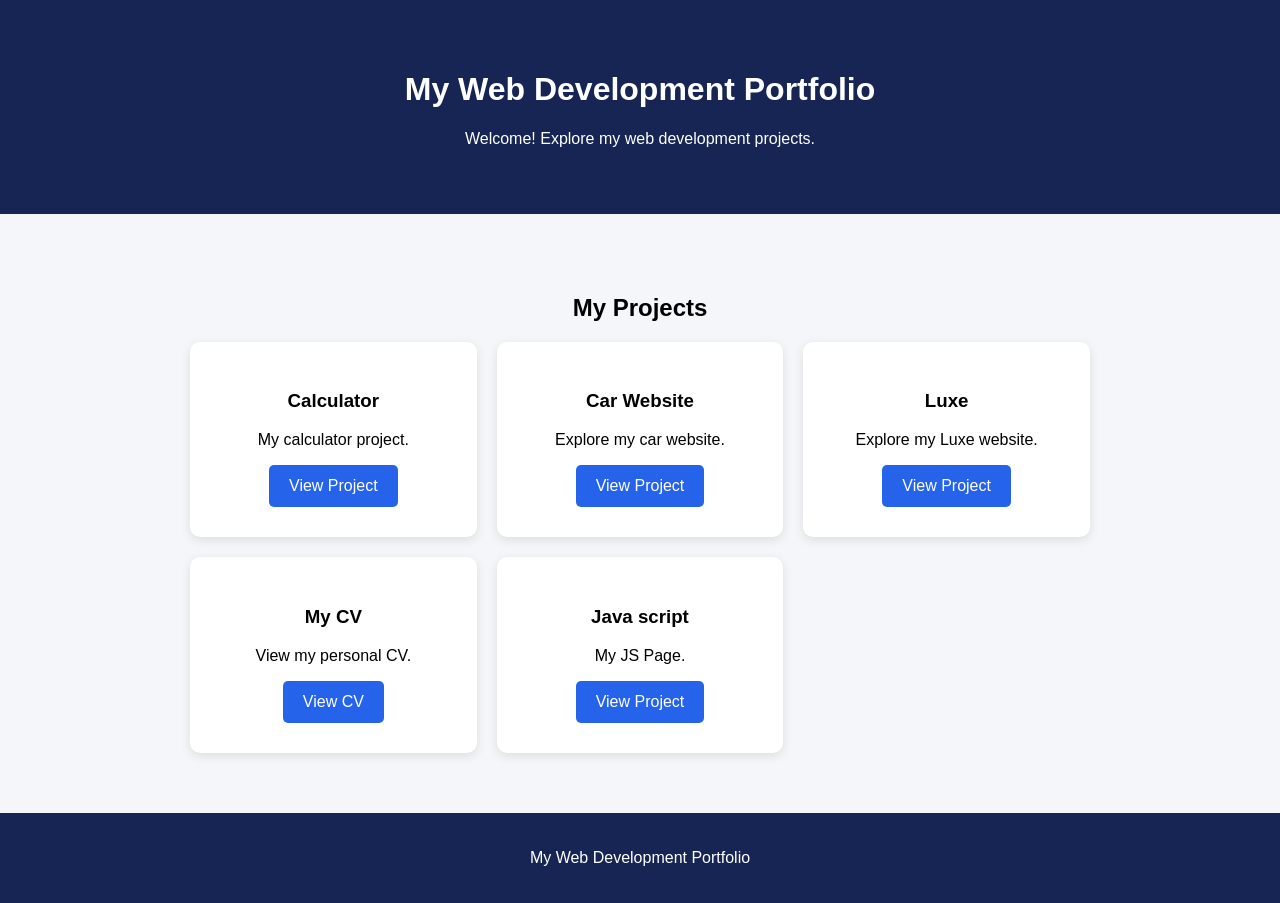
<file: index.html>
<!DOCTYPE html>
<html lang="en">
<head>
    <meta charset="UTF-8">
    <meta name="viewport" content="width=device-width, initial-scale=1.0">
    <title>My Web Development Portfolio</title>
    <style>
        body {
            font-family: Arial, sans-serif;
            background: #f4f6f9;
            margin: 0;
            text-align: center;
        }
        header {
            background: #172554;
            color: white;
            padding: 50px 20px;
        }
        .container {
            max-width: 900px;
            margin: 40px auto;
            padding: 20px;
        }
        .projects {
            display: grid;
            grid-template-columns: repeat(auto-fit, minmax(220px, 1fr));
            gap: 20px;
        }
        .project {
            background: white;
            padding: 30px 15px;
            border-radius: 10px;
            box-shadow: 0 3px 10px #ddd;
        }
        .project a {
            display: inline-block;
            background: #2563eb;
            color: white;
            padding: 12px 20px;
            border-radius: 5px;
            text-decoration: none;
        }
        .project a:hover {
            background: #1e40af;
        }
        footer {
            padding: 20px;
            background: #172554;
            color: white;
        }
    </style>
</head>
<body>

<header>
    <h1>My Web Development Portfolio</h1>
    <p>Welcome! Explore my web development projects.</p>
</header>

<div class="container">

    <h2>My Projects</h2>

    <div class="projects">

        <div class="project">
            <h3>Calculator</h3>
            <p>My calculator project.</p>
            <a href="./Calculator/">View Project</a>
        </div>

        <div class="project">
            <h3>Car Website</h3>
            <p>Explore my car website.</p>
            <a href="./Car%20Website/">View Project</a>
        </div>

        <div class="project">
            <h3>Luxe</h3>
            <p>Explore my Luxe website.</p>
            <a href="./Luxe/">View Project</a>
        </div>

        <div class="project">
            <h3>My CV</h3>
            <p>View my personal CV.</p>
            <a href="./index(cv).html">View CV</a>
        </div>

         <div class="project">
            <h3>Java script</h3>
            <p>My JS Page.</p>
            <a href="./Js-basics/">View Project</a>
        </div>

    </div>

</div>

<footer>
    <p>My Web Development Portfolio</p>
</footer>

</body>
</html>
</file>
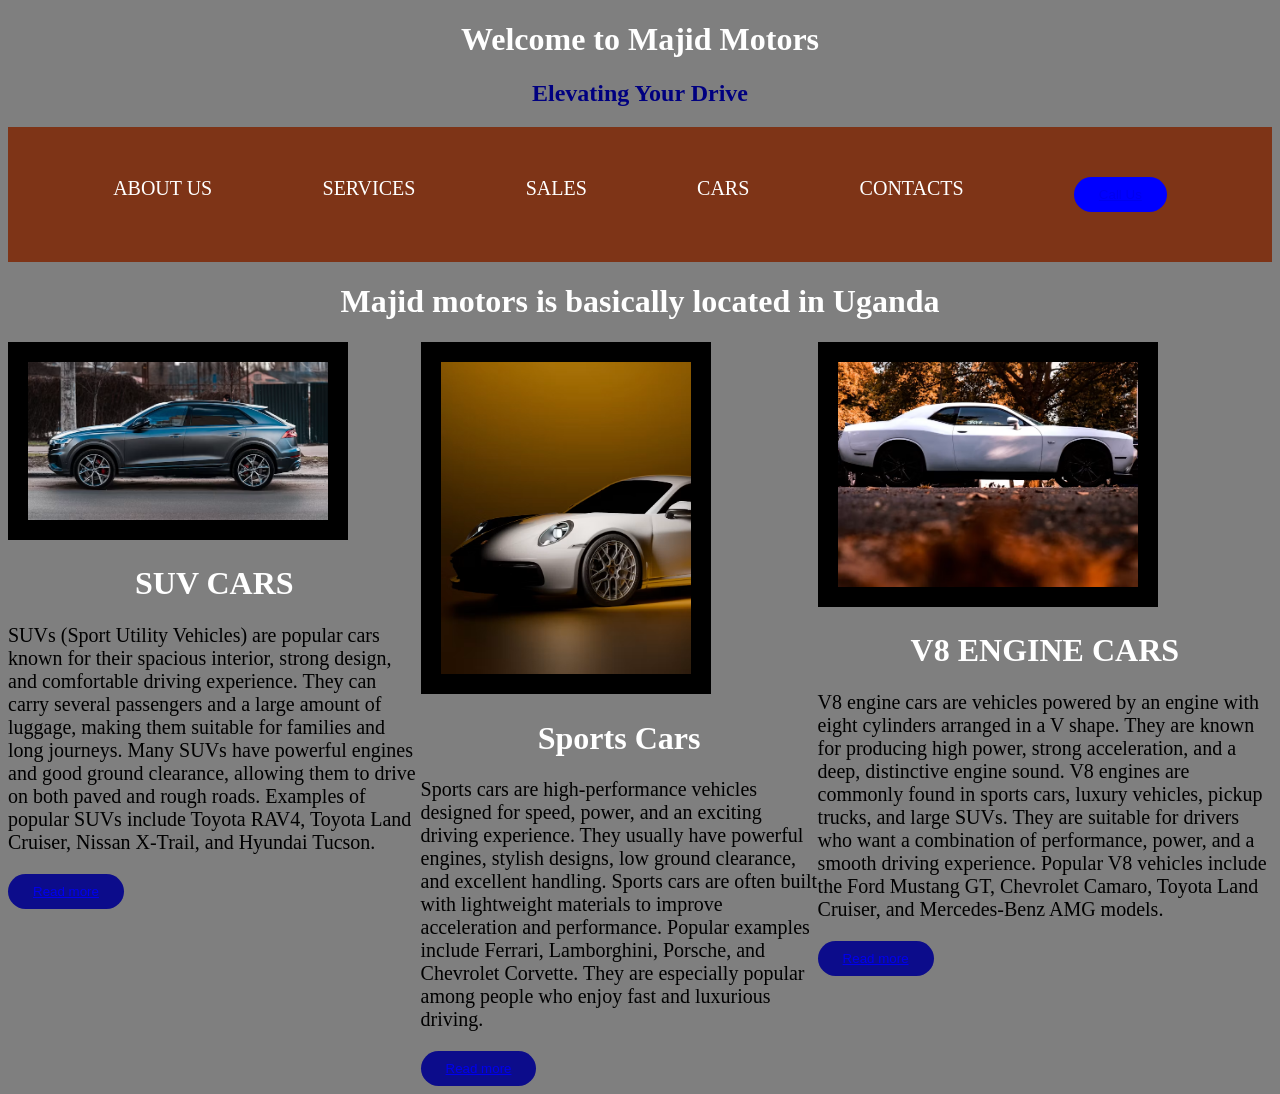
<file: Car Website/index.html>
<!DOCTYPE html>
<html lang="en">

<head>
    <meta charset="UTF-8">
    <meta name="viewport" content="width=device-width, initial-scale=1.0">

    <title>CARS</title>
    <link rel="stylesheet" href="./style.css" type="text/css">
</head>

<body>
    <h1>Welcome to Majid Motors</h1>
    <h2>Elevating Your Drive</h2>

    <nav>
        <ol class="nav-links">
            <li><a href="#">ABOUT US</a></Li>
            <Li><a href="#">SERVICES</a></Li>
            <Li><a href="#">SALES</a></Li>
            <Li><a href="#">CARS</a></Li>
            <Li><a href="#">CONTACTS</a></Li>
            <button><a href="#">Call Us</a></button>
        </ol>
    </nav>
    <div>
        <h1>
            Majid motors is basically located in Uganda
        </h1>
    </div>
    <div class="first-div">

        <div>
            <img src="SUV 1.avif" width="300px" border="20px" />
            <h1>SUV CARS</h1>
            <p>
                SUVs (Sport Utility Vehicles) are popular cars known for their spacious interior, strong design, and
                comfortable driving experience. They can carry several passengers and a large amount of luggage, making
                them suitable for families and long journeys. Many SUVs have powerful engines and good ground clearance,
                allowing them to drive on both paved and rough roads. Examples of popular SUVs include Toyota RAV4,
                Toyota Land Cruiser, Nissan X-Trail, and Hyundai Tucson.

            </p>
            <button><a href="#">Read more</a></button>
        </div>
        <div>
            <img src="SUV 3.avif" width="250px" border="20px" />
            <h1>Sports Cars</h1>
            <p>
                Sports cars are high-performance vehicles designed for speed, power, and an exciting driving experience.
                They usually have powerful engines, stylish designs, low ground clearance, and excellent handling.
                Sports cars are often built with lightweight materials to improve acceleration and performance. Popular
                examples include Ferrari, Lamborghini, Porsche, and Chevrolet Corvette. They are especially popular
                among people who enjoy fast and luxurious driving.
            </p>
            <button><a href="#">Read more</a></button>
        </div>
        <div>
            <IMG src="V8.avif" width="300px" border="20px" />
            <h1>V8 ENGINE CARS</h1>
            <P>
                V8 engine cars are vehicles powered by an engine with eight cylinders arranged in a V shape. They are
                known for producing high power, strong acceleration, and a deep, distinctive engine sound. V8 engines
                are commonly found in sports cars, luxury vehicles, pickup trucks, and large SUVs. They are suitable for
                drivers who want a combination of performance, power, and a smooth driving experience. Popular V8
                vehicles include the Ford Mustang GT, Chevrolet Camaro, Toyota Land Cruiser, and Mercedes-Benz AMG
                models.
            </P>
            <button><a href="#">Read more</a></button>
        </div>
        <div></div>
    </div>
    </div>

</body>

</html>
</file>
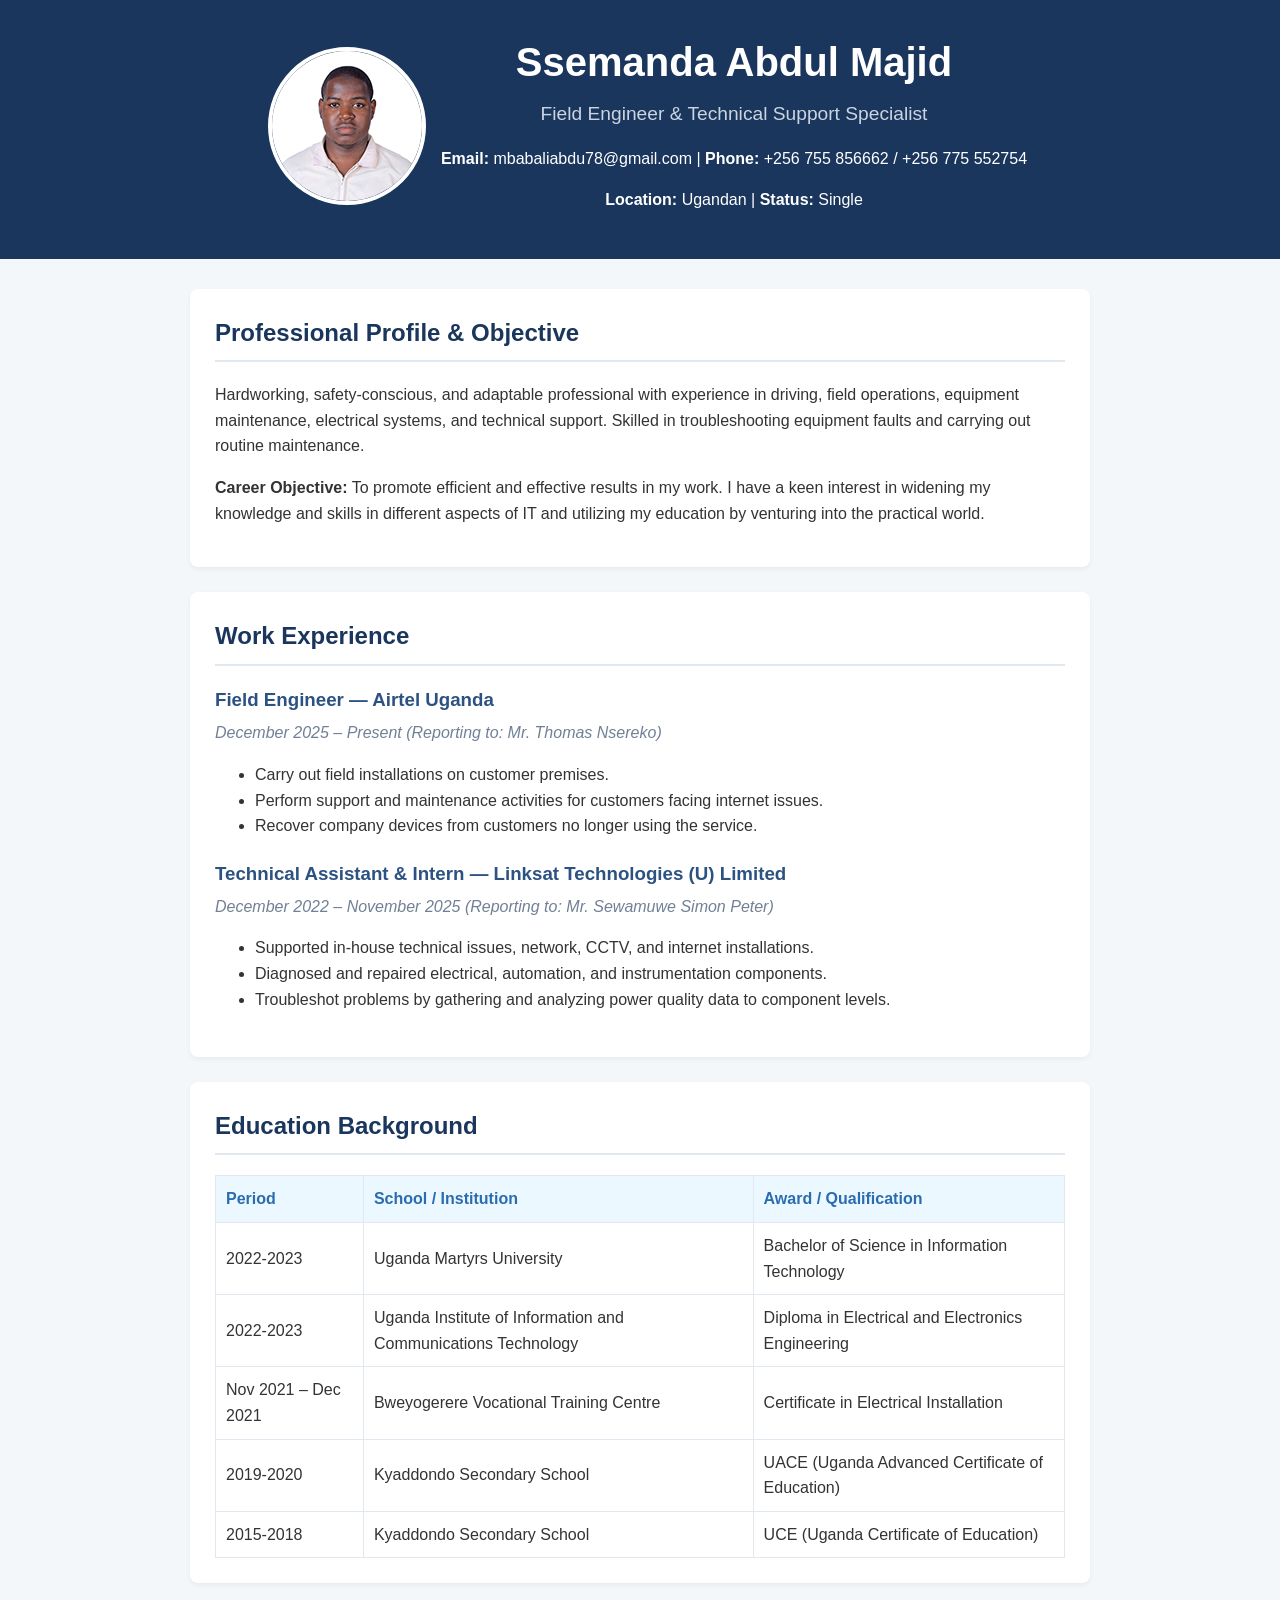
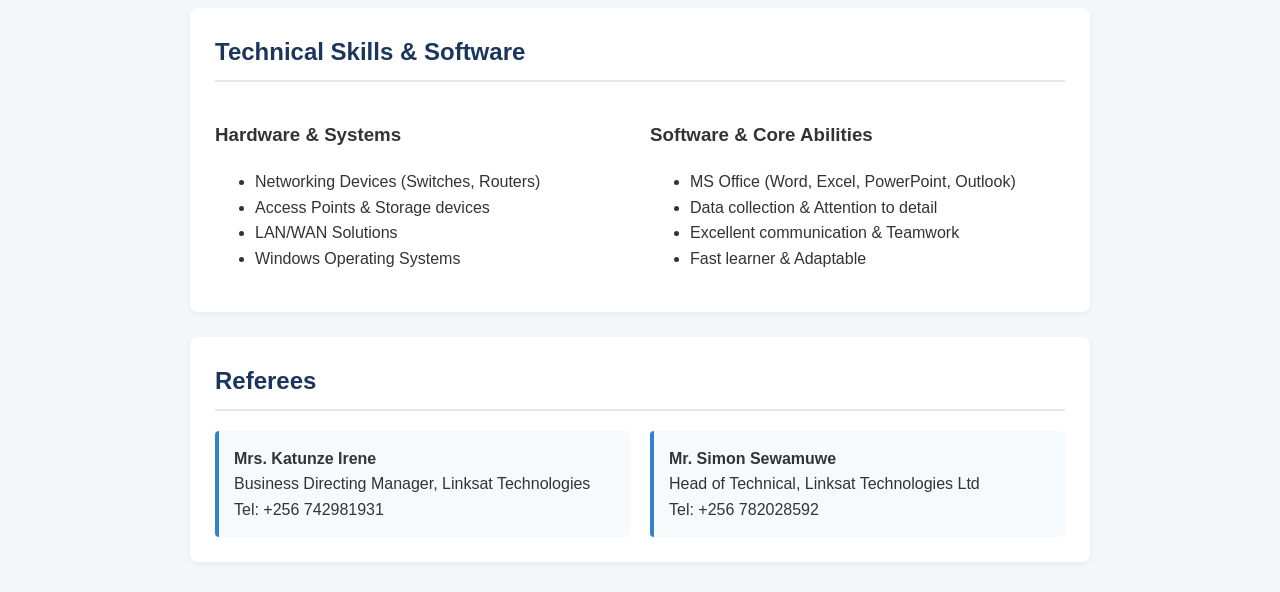
<file: index(cv).html>
<!DOCTYPE html>
<html lang="en">

<head>
    <meta charset="UTF-8">
    <meta name="viewport" content="width=device-width, initial-scale=1.0">
    <title>Ssemanda Abdul Majid - CV Website</title>
    <link rel="stylesheet" href="style(cv).css">
</head>

<body>
    <!-- Header Section (Name & Contact) -->
    <div class="header-section">
        <div class="profile-container">
            <!-- PLACE YOUR IMAGE HERE: Change "profile.jpg" to your actual image file name -->
            <img src="profile.jpg" alt="Ssemanda Abdul Majid" class="profile-img">
        </div>
        <div class="info-container">
            <h1>Ssemanda Abdul Majid</h1>
            <p class="subtitle">Field Engineer & Technical Support Specialist</p>
            <p><strong>Email:</strong> mbabaliabdu78@gmail.com | <strong>Phone:</strong> +256 755 856662 / +256 775
                552754</p>
            <p><strong>Location:</strong> Ugandan | <strong>Status:</strong> Single</p>
        </div>
    </div>

    <!-- Main Content Wrapper -->
    <div class="main-container">

        <!-- Profile & Objective Section -->
        <div class="cv-card">
            <h2>Professional Profile & Objective</h2>
            <p>Hardworking, safety-conscious, and adaptable professional with experience in driving, field operations,
                equipment maintenance, electrical systems, and technical support. Skilled in troubleshooting equipment
                faults and carrying out routine maintenance.</p>
            <p><strong>Career Objective:</strong> To promote efficient and effective results in my work. I have a keen
                interest in widening my knowledge and skills in different aspects of IT and utilizing my education by
                venturing into the practical world.</p>
        </div>

        <!-- Work Experience Section -->
        <div class="cv-card">
            <h2>Work Experience</h2>

            <div class="job-item">
                <h3>Field Engineer — Airtel Uganda</h3>
                <p class="job-date">December 2025 – Present (Reporting to: Mr. Thomas Nsereko)</p>
                <ul>
                    <li>Carry out field installations on customer premises.</li>
                    <li>Perform support and maintenance activities for customers facing internet issues.</li>
                    <li>Recover company devices from customers no longer using the service.</li>
                </ul>
            </div>

            <div class="job-item">
                <h3>Technical Assistant & Intern — Linksat Technologies (U) Limited</h3>
                <p class="job-date">December 2022 – November 2025 (Reporting to: Mr. Sewamuwe Simon Peter)</p>
                <ul>
                    <li>Supported in-house technical issues, network, CCTV, and internet installations.</li>
                    <li>Diagnosed and repaired electrical, automation, and instrumentation components.</li>
                    <li>Troubleshot problems by gathering and analyzing power quality data to component levels.</li>
                </ul>
            </div>
        </div>

        <!-- Education History Section -->
        <div class="cv-card">
            <h2>Education Background</h2>
            <table class="cv-table">
                <tr>
                    <th>Period</th>
                    <th>School / Institution</th>
                    <th>Award / Qualification</th>
                </tr>
                <tr>
                    <td>2022-2023</td>
                    <td>Uganda Martyrs University</td>
                    <td>Bachelor of Science in Information Technology</td>
                </tr>
                <tr>
                    <td>2022-2023</td>
                    <td>Uganda Institute of Information and Communications Technology</td>
                    <td>Diploma in Electrical and Electronics Engineering</td>
                </tr>
                <tr>
                    <td>Nov 2021 – Dec 2021</td>
                    <td>Bweyogerere Vocational Training Centre</td>
                    <td>Certificate in Electrical Installation</td>
                </tr>
                <tr>
                    <td>2019-2020</td>
                    <td>Kyaddondo Secondary School</td>
                    <td>UACE (Uganda Advanced Certificate of Education)</td>
                </tr>
                <tr>
                    <td>2015-2018</td>
                    <td>Kyaddondo Secondary School</td>
                    <td>UCE (Uganda Certificate of Education)</td>
                </tr>
            </table>
        </div>

        <!-- Skills & Software Section -->
        <div class="cv-card">
            <h2>Technical Skills & Software</h2>
            <div class="skills-flex">
                <div>
                    <h3>Hardware & Systems</h3>
                    <ul>
                        <li>Networking Devices (Switches, Routers)</li>
                        <li>Access Points & Storage devices</li>
                        <li>LAN/WAN Solutions</li>
                        <li>Windows Operating Systems</li>
                    </ul>
                </div>
                <div>
                    <h3>Software & Core Abilities</h3>
                    <ul>
                        <li>MS Office (Word, Excel, PowerPoint, Outlook)</li>
                        <li>Data collection & Attention to detail</li>
                        <li>Excellent communication & Teamwork</li>
                        <li>Fast learner & Adaptable</li>
                    </ul>
                </div>
            </div>
        </div>

        <!-- Referees Section -->
        <div class="cv-card">
            <h2>Referees</h2>
            <div class="referee-flex">
                <div class="referee-box">
                    <strong>Mrs. Katunze Irene</strong><br>
                    Business Directing Manager, Linksat Technologies<br>
                    Tel: +256 742981931
                </div>
                <div class="referee-box">
                    <strong>Mr. Simon Sewamuwe</strong><br>
                    Head of Technical, Linksat Technologies Ltd<br>
                    Tel: +256 782028592
                </div>
            </div>
        </div>

    </div>
</body>

</html>
</file>
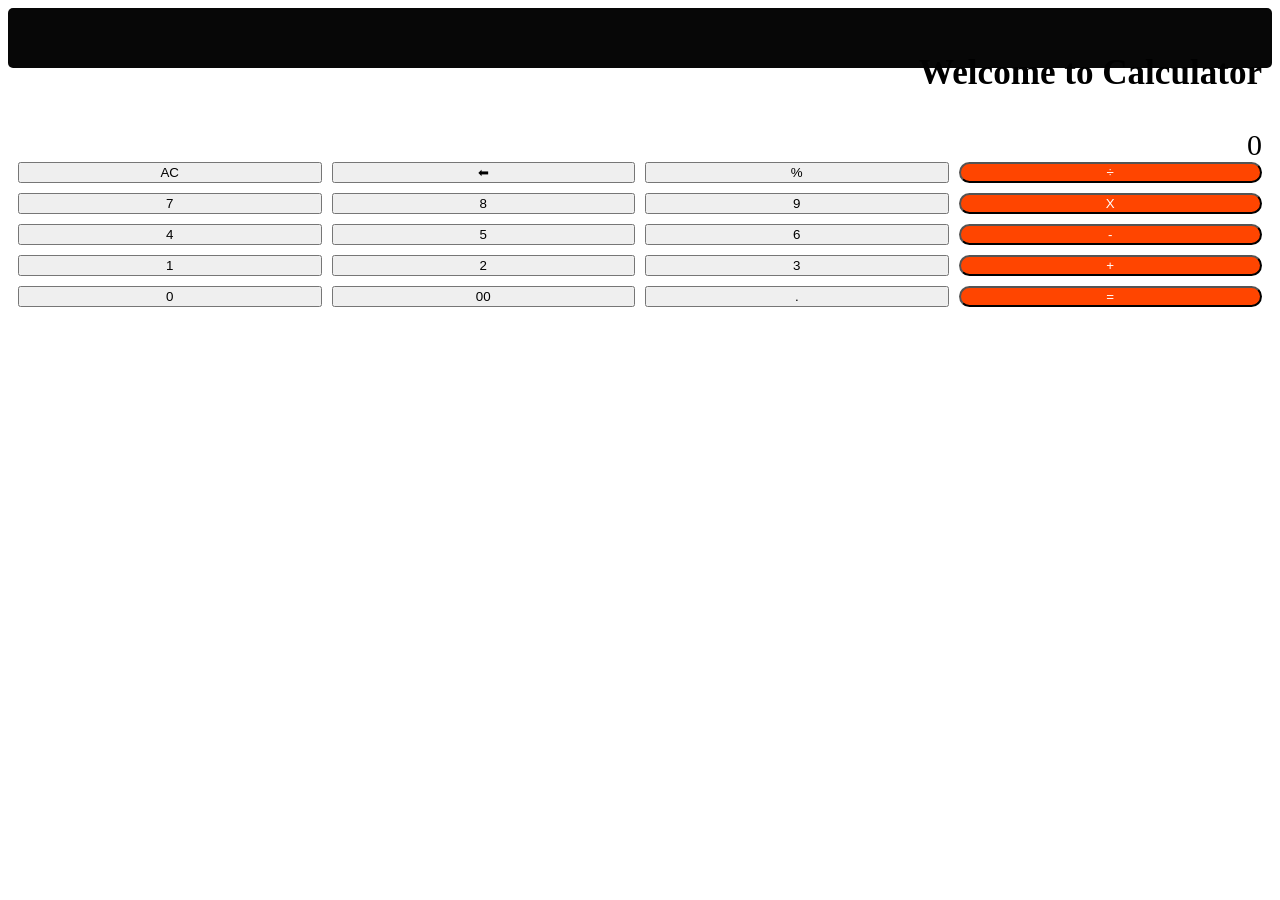
<file: Calculator/calculator.html>
<!DOCTYPE html>
<html lang="en">
<head>
    <meta charset="UTF-8">
    <meta name="viewport" content="width=device-width, initial-scale=1.0">
    <title>Welcome to Calculator</title>
    <link rel="stylesheet" href="./calculator.css">
</head>
<body>
      <div class="calc">
        <div class="calc-display" id="display">
            <h3>Welcome to Calculator</h3>
            0
            <div class="buttons">
                <button>AC</button>
                <button>⬅</button>
                <button>%</button>
                <button class="function">÷</button>

                <button>7</button>
                <button>8</button>
                <button>9</button>
                <button class="function">X</button>

                <button>4</button>
                <button>5</button>
                <button>6</button>
                <button class="function">-</button>

                <button>1</button>
                <button>2</button>
                <button>3</button>
                <button class="function">+</button>

                <button>0</button>
                <button>00</button>
                <button>.</button>
                <button class="function">=</button>

            </div>
        </div>
    </div>
</body>
</html>
</file>
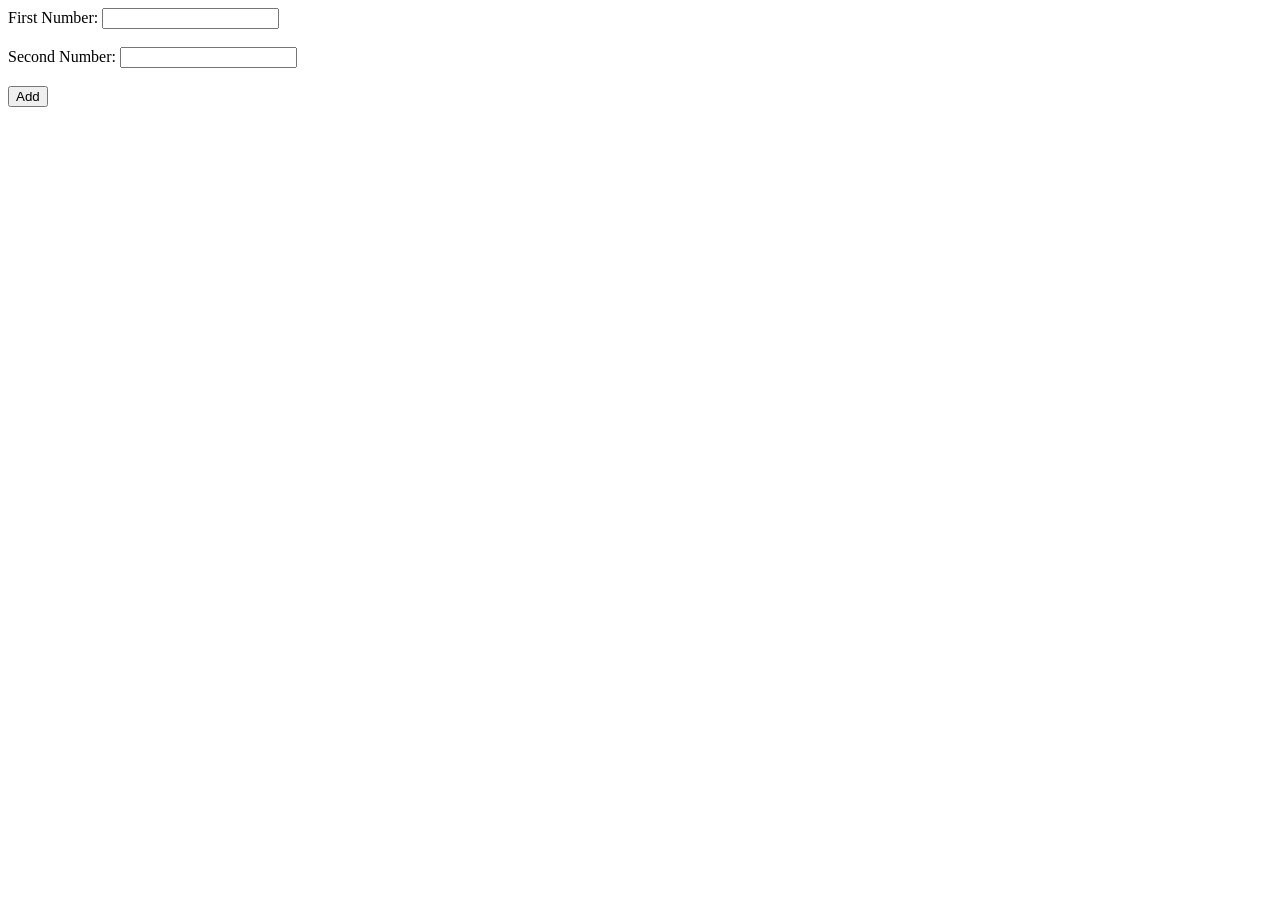
<file: Js-basics/form.html>
<!DOCTYPE html>
<html lang="en">
<head>
    <meta charset="UTF-8">
    <title>Add Two Numbers</title>
</head>
<body>

    <form>
        <label for="num1">First Number:</label>
        <input type="number" id="num1" name="num1"><br><br>

        <label for="num2">Second Number:</label>
        <input type="number" id="num2" name="num2"><br><br>

        <button type="button" onclick="addNumbers()">Add</button>
    </form>



    <script>
        function addNumbers() {
            var num1 = document.getElementById("num1").value;
            var num2 = document.getElementById("num2").value;
            var sum = parseFloat(num1) + parseFloat(num2);
            document.write("The sum is: " + sum);
        }
    </script>
</body>
</html>
</file>
<file: Car Website/style.css>
body {
    background-image: url("Back-ground.jpg");
    background-size: cover;
    background-position: center;
    background: rgba(0, 0, 0, 0.5);

}


.nav-links {
    padding: 50px;
    background-color: rgb(126, 52, 23);
    border: 20px;
    list-style-type: none;
    display: flex;
    justify-content: space-around;
    color: aliceblue;
    text-decoration: none;
    font-size: 20px;

}

h1 {
    color: white;
    text-align: center;
    font-family: 'Times New Roman', Times, serif;
    word-spacing: normal;
    border: 20px;
}

h2 {
    color: navy;
    text-align: center;
}

p {
    font-family: 'Times New Roman', Times, serif;
    font-size: 20px;
}

.first-div {
    display: flex;
}

.nav-links li a {
    color: white;
    text-decoration: none;
    font-size: 20px;
}

.nav-links button {
    background-color: blue;
    color: white;
    padding: 10px 25px;
    border: none;
    border-radius: 25px;
    text-decoration: none;
}

.first-div div button {
    background-color: rgb(12, 12, 139);
    color: white;
    padding: 10px 25px;
    border: none;
    border-radius: 25px;
    text-decoration: none;
}

.first-div h1 button {
    color: white;
}
</file>
<file: style(cv).css>
/* Beginner Friendly Layout Styles */

body {
    font-family: 'Segoe UI', Tahoma, Geneva, Verdana, sans-serif;
    background-color: #f4f7f9;
    color: #333333;
    margin: 0;
    padding: 0;
    line-height: 1.6;
}

/* Header Container styling */
.header-section {
    background-color: #1a365d; /* Dark Blue */
    color: #ffffff;
    padding: 30px;
    display: flex;
    flex-wrap: wrap;
    align-items: center;
    justify-content: center;
    text-align: center;
}

/* Image Placement Space Styling */
.profile-container {
    margin: 15px;
}

.profile-img {
    width: 150px;
    height: 150px;
    border-radius: 50%; /* Makes image circular */
    border: 4px solid #ffffff;
    object-fit: cover;
    background-color: #cccccc; /* Grey fallback before you choose your picture */
}

.info-container h1 {
    margin: 0 0 5px 0;
    font-size: 2.5rem;
}

.subtitle {
    font-size: 1.2rem;
    color: #cbd5e1;
    margin: 0 0 15px 0;
}

/* Content Container wrapper */
.main-container {
    max-width: 900px;
    margin: 30px auto;
    padding: 0 20px;
}

/* Card layout blocks */
.cv-card {
    background: #ffffff;
    padding: 25px;
    margin-bottom: 25px;
    border-radius: 8px;
    box-shadow: 0 2px 5px rgba(0,0,0,0.05);
}

.cv-card h2 {
    color: #1a365d;
    border-bottom: 2px solid #e2e8f0;
    padding-bottom: 8px;
    margin-top: 0;
}

/* Work Experience styling elements */
.job-item {
    margin-bottom: 20px;
}

.job-item h3 {
    margin: 5px 0;
    color: #2c5282;
}

.job-date {
    font-style: italic;
    color: #718096;
    margin: 0 0 10px 0;
}

/* Table layout styling for education history */
.cv-table {
    width: 100%;
    border-collapse: collapse;
    margin-top: 10px;
}

.cv-table th, .cv-table td {
    border: 1px solid #e2e8f0;
    padding: 10px;
    text-align: left;
}

.cv-table th {
    background-color: #ebf8ff;
    color: #2b6cb0;
}

/* Simple Flex Grid blocks for Skills & Referees */
.skills-flex, .referee-flex {
    display: flex;
    flex-wrap: wrap;
    gap: 20px;
}

.skills-flex > div, .referee-box {
    flex: 1;
    min-width: 250px;
}

.referee-box {
    background-color: #f7fafc;
    padding: 15px;
    border-left: 4px solid #3182ce;
    border-radius: 4px;
}
</file>
<file: Calculator/calculator.css>
.body {
    background-color: lightgray;
    display: flex;
    justify-content: left;
    align-items: left;
    height: 100vh;
    margin: 0;
}

.div div h3 {
    background-color: white;
    color: black;
}

.calculator {
    width: 300px;
    background-color: #333;
    padding: 20px;
    border-radius: 10px;
}

.calc-display {
    background-color: rgb(7, 7, 7);
    height: 60px;
    margin-bottom: 15px;
    font-size: 30px;
    text-align: right;
    padding: 10px;
    box-sizing: border-box;
    border-radius: 5px;
}

.buttons {
    display: grid;
    grid-template-columns: repeat(4, 1fr);
    gap: 10px;
    border: 20px;
}

.button {
    height: 55px;
    font-size: 20px;
    border: none;
    border-radius: 30px;
    cursor: pointer;
}

.button:hover {
    background-color: lightblue;
}

.function {
    background-color: orangered;
    color: white;
    border-radius: 30px;
}
</file>
